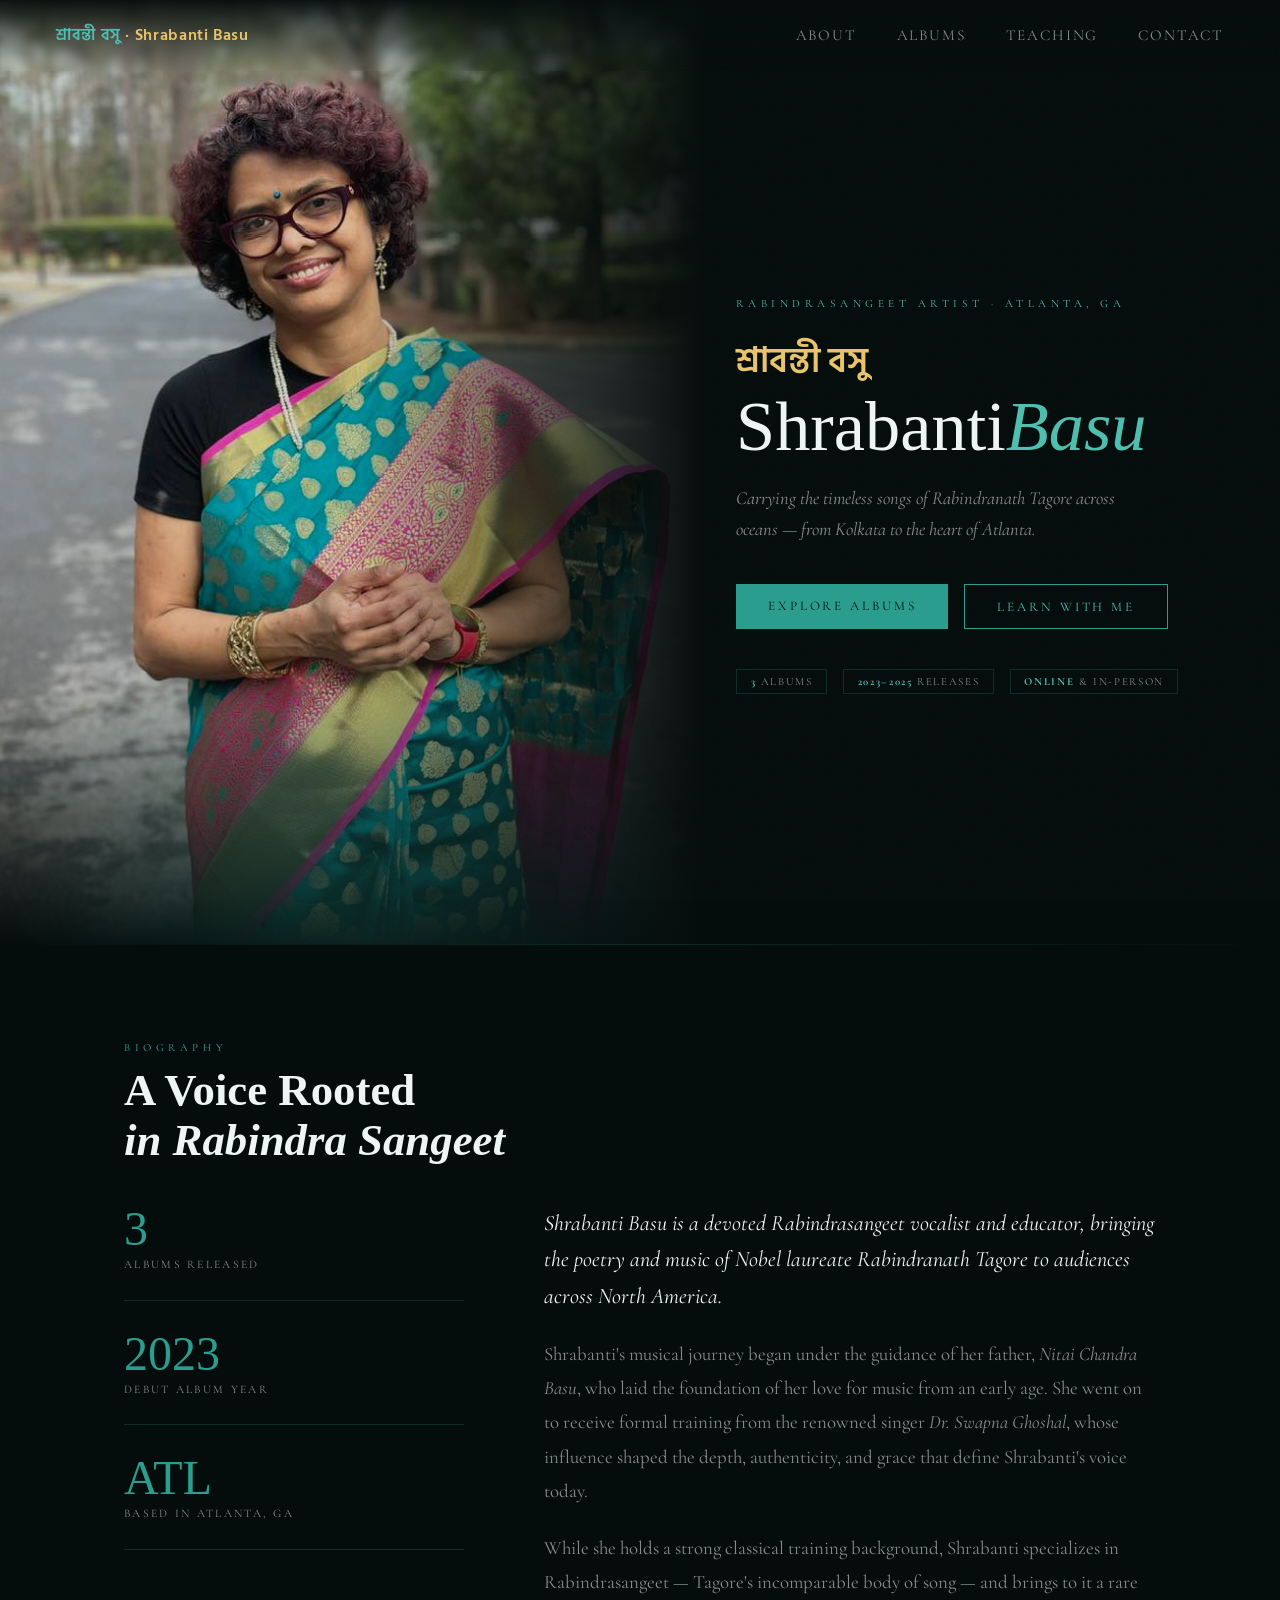
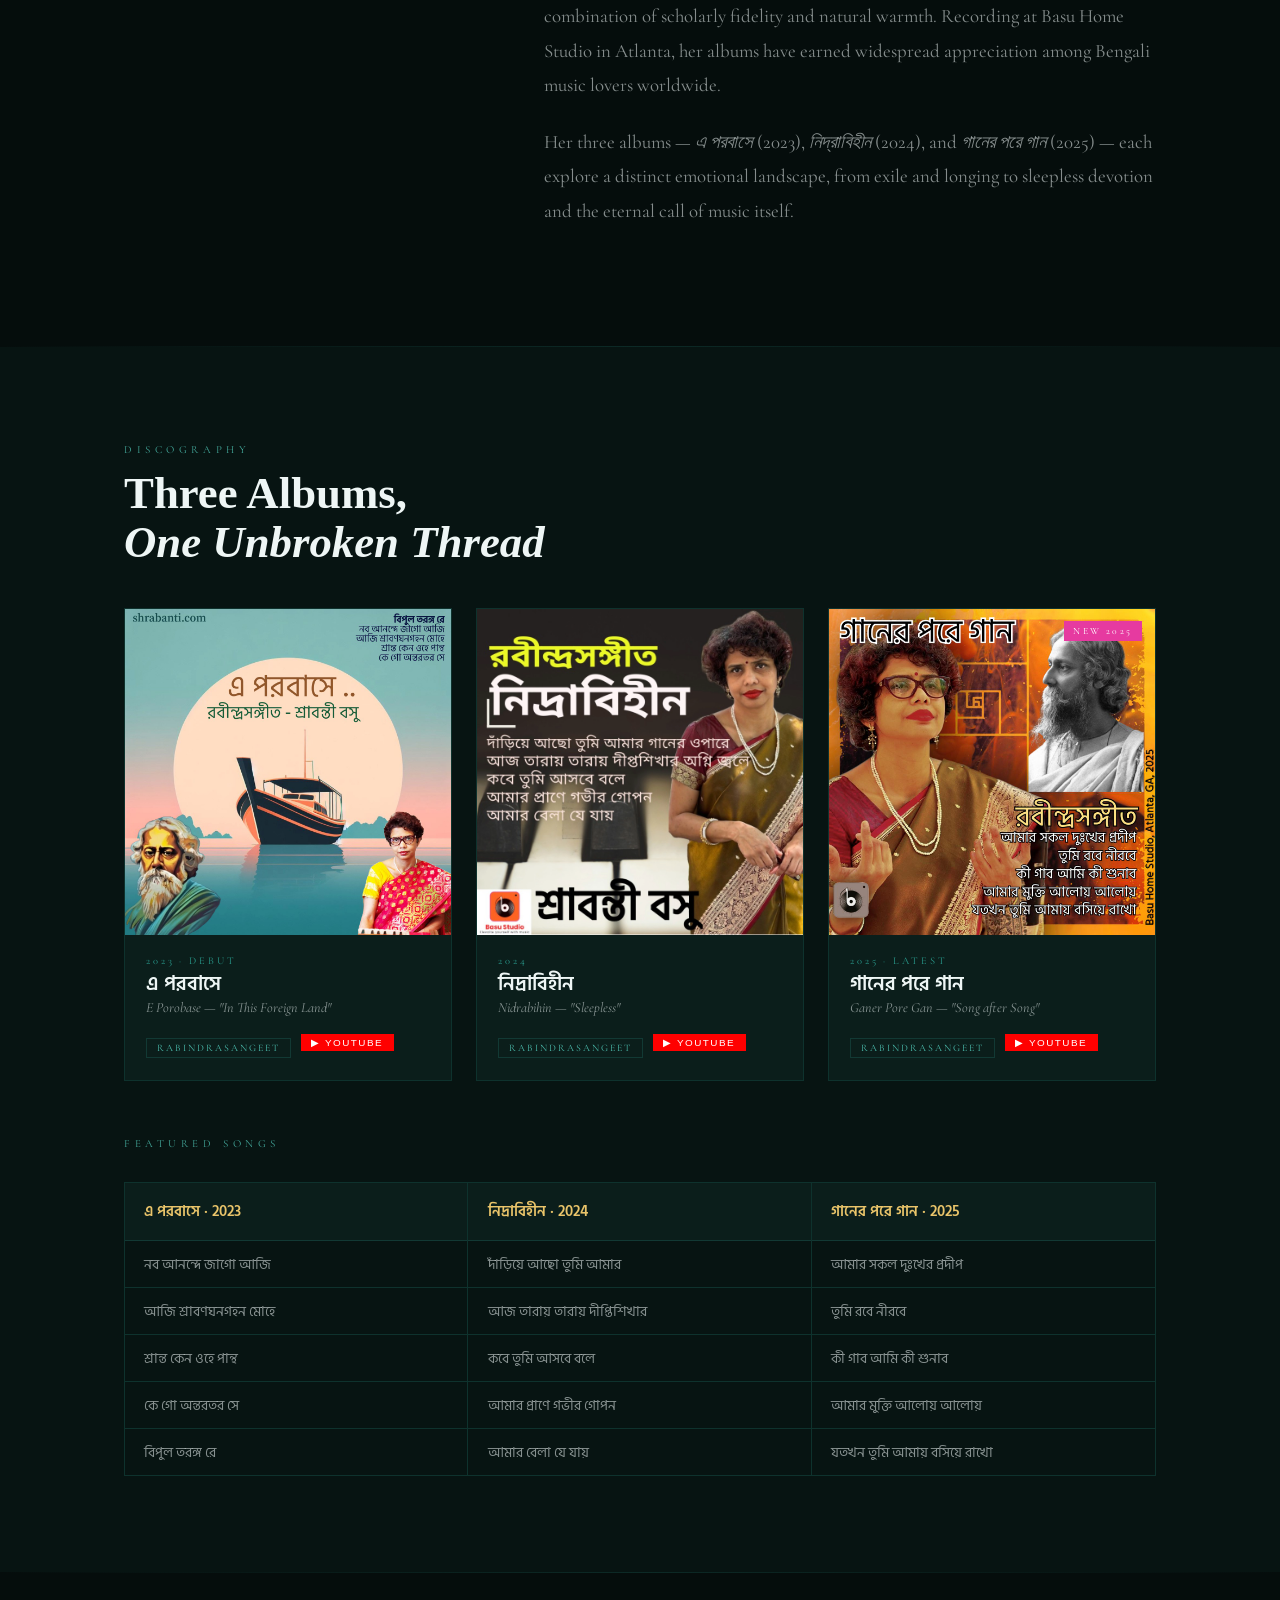
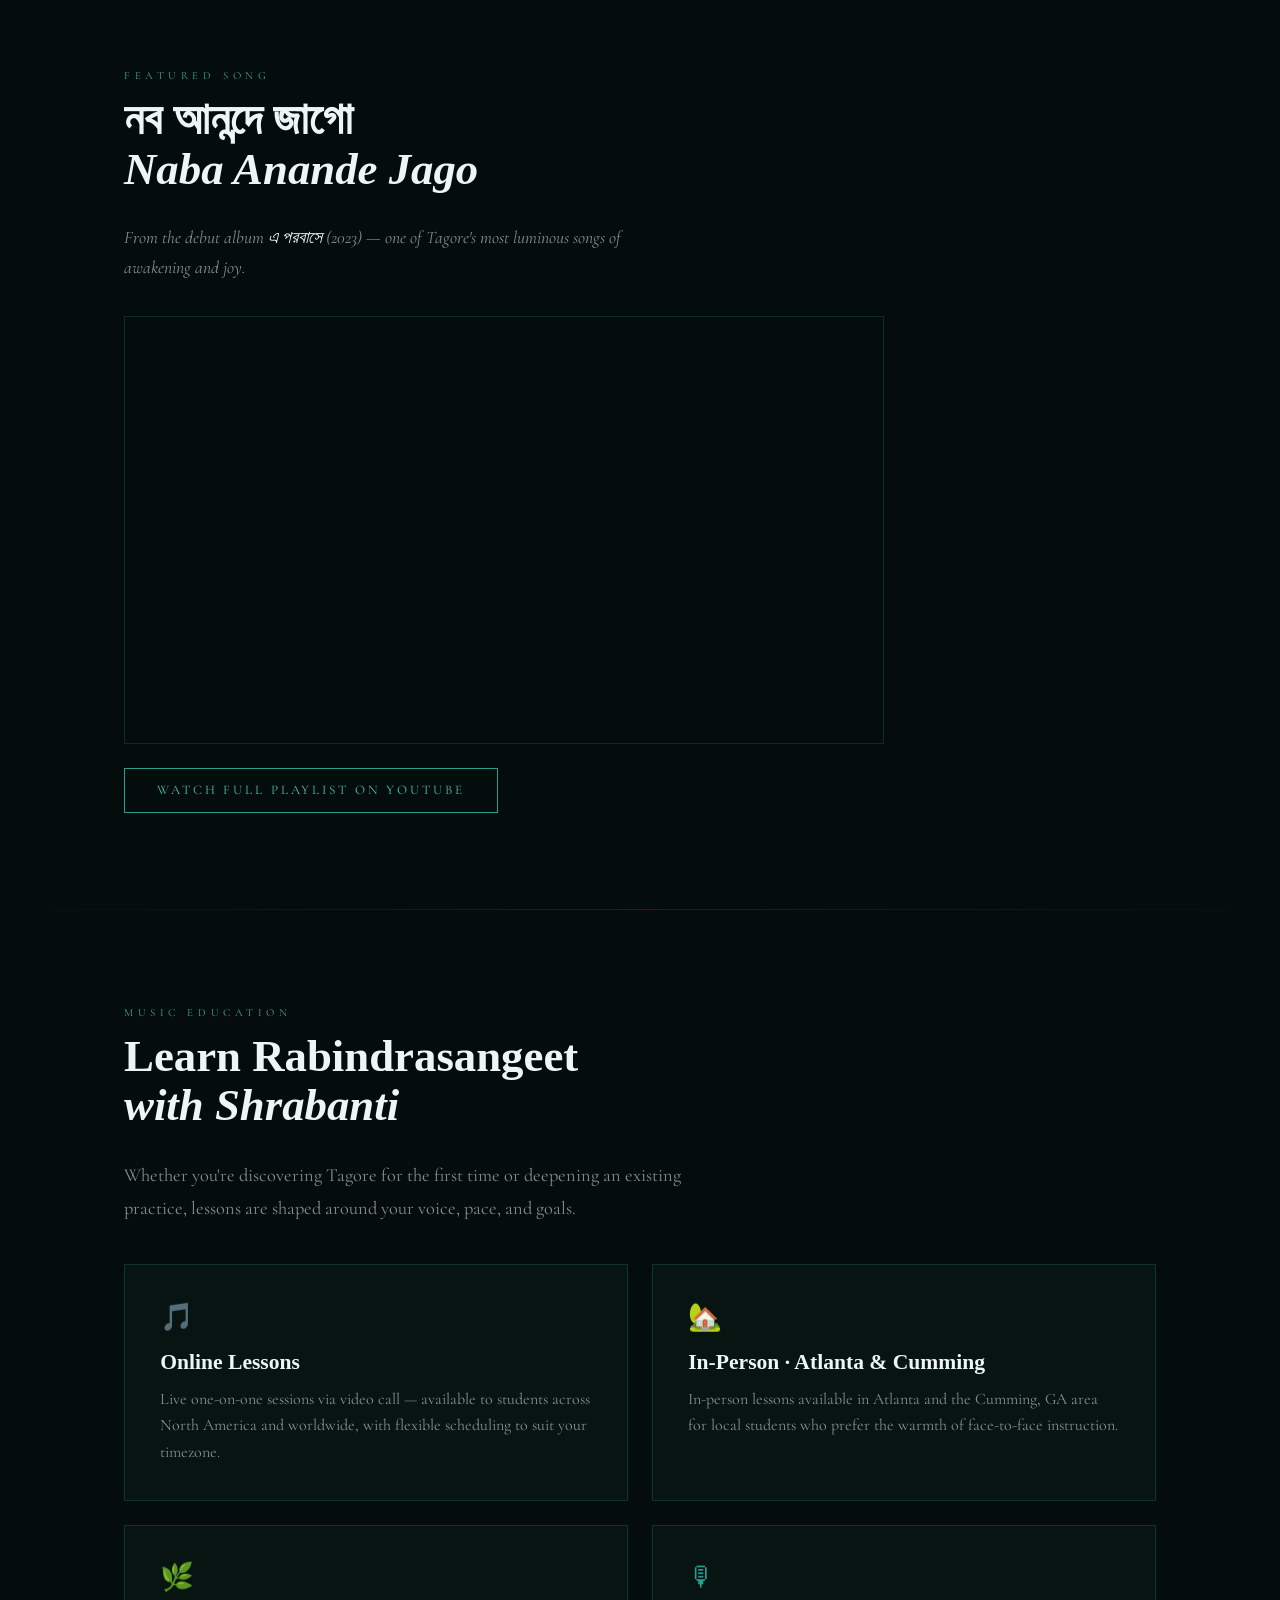
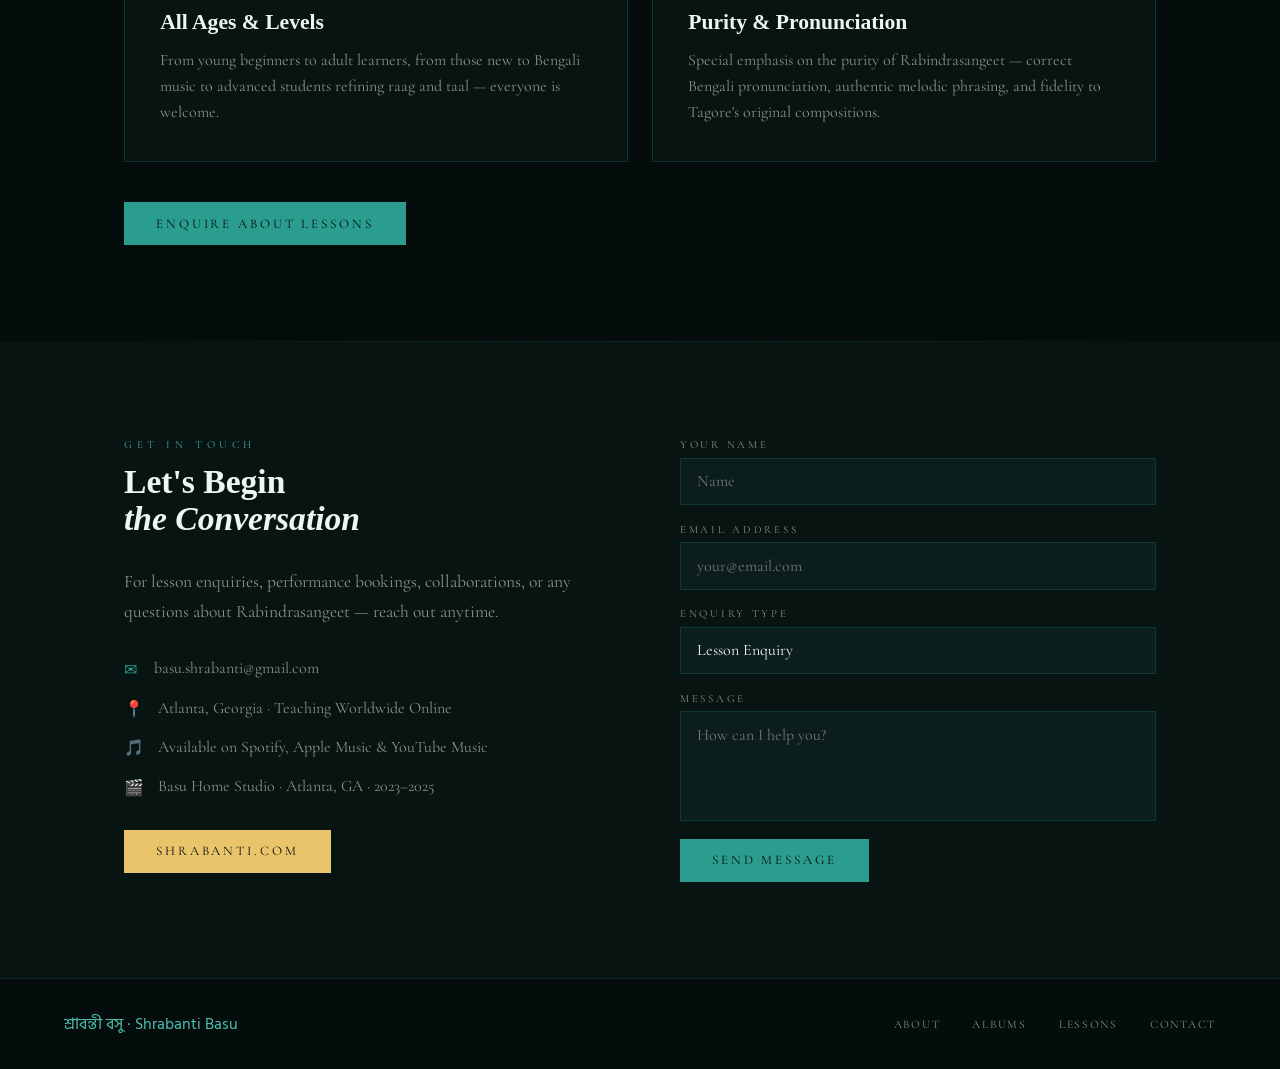
<file: index.html>
<!DOCTYPE html>
<html lang="en">
<head>
  <meta charset="UTF-8" />
  <meta name="viewport" content="width=device-width, initial-scale=1.0" />
  <title>Shrabanti Basu | Rabindrasangeet Artist</title>
  <link rel="preconnect" href="https://fonts.googleapis.com">
  <link href="https://fonts.googleapis.com/css2?family=Cormorant+Garamond:ital,wght@0,300;0,400;0,600;1,300;1,400&family=Hind+Siliguri:wght@300;400;500;600&family=IM+Fell+English:ital@0;1&display=swap" rel="stylesheet">
  <style>
    :root {
      --teal:        #2a9d8f;
      --teal-light:  #4dbfb0;
      --teal-dim:    rgba(42,157,143,0.12);
      --gold:        #e9c46a;
      --magenta:     #e63aa0;
      --bg:          #050d0c;
      --bg2:         #071412;
      --bg3:         #0b1e1b;
      --text:        #eef6f5;
      --text-dim:    rgba(238,246,245,0.55);
      --border:      rgba(42,157,143,0.22);
    }
    *, *::before, *::after { box-sizing: border-box; margin: 0; padding: 0; }
    html { scroll-behavior: smooth; }
    body { background: var(--bg); color: var(--text); font-family: 'Cormorant Garamond', serif; overflow-x: hidden; }
    body::before {
      content: ''; position: fixed; inset: 0;
      background-image: url("data:image/svg+xml,%3Csvg viewBox='0 0 200 200' xmlns='http://www.w3.org/2000/svg'%3E%3Cfilter id='n'%3E%3CfeTurbulence type='fractalNoise' baseFrequency='0.85' numOctaves='4' stitchTiles='stitch'/%3E%3C/filter%3E%3Crect width='100%25' height='100%25' filter='url(%23n)' opacity='0.035'/%3E%3C/svg%3E");
      background-size: 180px; pointer-events: none; z-index: 999; opacity: 0.55;
    }

    /* NAV */
    nav { position: fixed; top: 0; left: 0; right: 0; z-index: 100; display: flex; align-items: center; justify-content: space-between; padding: 1.4rem 3.5rem; background: linear-gradient(to bottom, rgba(5,13,12,0.97) 0%, transparent 100%); backdrop-filter: blur(4px); }
    .nav-logo { font-family: 'Hind Siliguri', sans-serif; font-size: 1rem; font-weight: 600; color: var(--teal-light); text-decoration: none; letter-spacing: 0.04em; }
    .nav-logo span { color: var(--gold); }
    .nav-links { display: flex; gap: 2.5rem; list-style: none; }
    .nav-links a { text-decoration: none; color: var(--text-dim); font-family: 'Cormorant Garamond', serif; font-size: 0.95rem; letter-spacing: 0.12em; text-transform: uppercase; transition: color 0.3s; }
    .nav-links a:hover { color: var(--teal-light); }

    /* HERO */
    .hero { min-height: 100vh; display: grid; grid-template-columns: 1.1fr 0.9fr; position: relative; overflow: hidden; }
    .hero-portrait { position: relative; overflow: hidden; background: var(--bg2); }
    .hero-portrait img { width: 100%; height: 100%; object-fit: cover; object-position: center top; opacity: 0.85; transition: transform 8s ease; }
    .hero-portrait:hover img { transform: scale(1.04); }
    .hero-portrait::after { content: ''; position: absolute; inset: 0; background: linear-gradient(to right, transparent 50%, var(--bg) 100%), linear-gradient(to top, var(--bg) 0%, transparent 28%); }
    .hero-portrait::before { content: ''; position: absolute; bottom: 0; left: 0; right: 0; height: 40%; z-index: 1; background: radial-gradient(ellipse at 50% 100%, rgba(42,157,143,0.16) 0%, transparent 70%); }
    .hero-content { display: flex; flex-direction: column; justify-content: center; padding: 8rem 4rem 5rem 2rem; position: relative; z-index: 2; }

    @keyframes fadeUp { from { opacity: 0; transform: translateY(22px); } to { opacity: 1; transform: translateY(0); } }

    .hero-eyebrow { font-size: 0.7rem; letter-spacing: 0.4em; text-transform: uppercase; color: var(--teal-light); margin-bottom: 1.4rem; animation: fadeUp 0.7s ease both; }
    .hero-name-bengali { font-family: 'Hind Siliguri', sans-serif; font-size: clamp(1.5rem, 2.8vw, 2.2rem); font-weight: 600; color: var(--gold); margin-bottom: 0.3rem; animation: fadeUp 0.7s 0.1s ease both; }
    .hero-name { font-family: 'IM Fell English', serif; font-size: clamp(3rem, 5.5vw, 5rem); line-height: 0.92; font-weight: 400; animation: fadeUp 0.7s 0.2s ease both; }
    .hero-name em { font-style: italic; color: var(--teal-light); }
    .hero-tagline { font-size: 1.15rem; color: var(--text-dim); font-style: italic; margin: 1.5rem 0 2.5rem; line-height: 1.65; max-width: 380px; animation: fadeUp 0.7s 0.3s ease both; }
    .hero-cta { display: flex; gap: 1rem; flex-wrap: wrap; animation: fadeUp 0.7s 0.4s ease both; }
    .hero-badges { display: flex; gap: 1rem; margin-top: 2.5rem; flex-wrap: wrap; animation: fadeUp 0.7s 0.5s ease both; }
    .badge { padding: 0.32rem 0.85rem; border: 1px solid var(--border); font-size: 0.68rem; letter-spacing: 0.15em; text-transform: uppercase; color: var(--text-dim); }
    .badge strong { color: var(--teal-light); }

    .btn { display: inline-block; padding: 0.85rem 2rem; font-family: 'Cormorant Garamond', serif; font-size: 0.82rem; letter-spacing: 0.22em; text-transform: uppercase; text-decoration: none; cursor: pointer; border: none; transition: all 0.3s; }
    .btn-primary { background: var(--teal); color: var(--bg); }
    .btn-primary:hover { background: var(--teal-light); transform: translateY(-2px); box-shadow: 0 8px 30px rgba(42,157,143,0.28); }
    .btn-outline { background: transparent; color: var(--teal-light); border: 1px solid var(--teal); }
    .btn-outline:hover { background: var(--teal-dim); transform: translateY(-2px); }
    .btn-gold { background: var(--gold); color: var(--bg); }
    .btn-gold:hover { background: #f0d080; transform: translateY(-2px); }

    /* DIVIDER */
    .divider { width: 100%; height: 1px; background: linear-gradient(to right, transparent, var(--teal), transparent); opacity: 0.2; }

    /* SECTION */
    .section { padding: 6rem 4rem; max-width: 1160px; margin: 0 auto; }
    .section-label { font-size: 0.68rem; letter-spacing: 0.42em; text-transform: uppercase; color: var(--teal-light); opacity: 0.85; margin-bottom: 0.8rem; }
    .section-title { font-family: 'IM Fell English', serif; font-size: clamp(2rem, 3.5vw, 3rem); line-height: 1.1; margin-bottom: 1.8rem; }

    /* ABOUT */
    .about-layout { display: grid; grid-template-columns: 1fr 1.8fr; gap: 5rem; align-items: start; margin-top: 2.5rem; }
    .about-stats { display: flex; flex-direction: column; }
    .stat { padding: 1.8rem 0; border-bottom: 1px solid var(--border); }
    .stat:first-child { padding-top: 0; }
    .stat-num { font-family: 'IM Fell English', serif; font-size: 3rem; color: var(--teal); line-height: 1; margin-bottom: 0.25rem; }
    .stat-lbl { font-size: 0.72rem; letter-spacing: 0.2em; text-transform: uppercase; color: var(--text-dim); }
    .about-body p { font-size: 1.18rem; line-height: 1.82; color: var(--text-dim); margin-bottom: 1.4rem; }
    .about-body p.lead { font-size: 1.38rem; color: var(--text); font-style: italic; line-height: 1.65; }

    /* ALBUMS */
    .albums-bg { background: var(--bg2); }
    .albums-grid { display: grid; grid-template-columns: repeat(3, 1fr); gap: 1.5rem; margin-top: 2.5rem; }
    .album-card { position: relative; overflow: hidden; cursor: pointer; border: 1px solid var(--border); transition: border-color 0.4s, transform 0.4s; }
    .album-card:hover { border-color: var(--teal); transform: translateY(-6px); box-shadow: 0 16px 40px rgba(42,157,143,0.18); }
    .album-thumb { aspect-ratio: 1; display: block; width: 100%; object-fit: cover; transition: transform 0.5s ease; }
    .album-card:hover .album-thumb { transform: scale(1.05); }
    .album-meta { padding: 1.2rem 1.3rem 1.4rem; background: var(--bg3); }
    .album-year { font-size: 0.65rem; letter-spacing: 0.28em; text-transform: uppercase; color: var(--teal); margin-bottom: 0.3rem; }
    .album-title-bengali { font-family: 'Hind Siliguri', sans-serif; font-size: 1.25rem; font-weight: 600; color: var(--text); line-height: 1.2; margin-bottom: 0.2rem; }
    .album-title-eng { font-size: 0.88rem; color: var(--text-dim); font-style: italic; }
    .album-tag { display: inline-block; margin-top: 0.7rem; padding: 0.18rem 0.65rem; border: 1px solid var(--border); color: var(--teal-light); font-size: 0.62rem; letter-spacing: 0.2em; text-transform: uppercase; }
    .badge-new { position: absolute; top: 0.8rem; right: 0.8rem; background: var(--magenta); color: #fff; font-size: 0.6rem; letter-spacing: 0.25em; text-transform: uppercase; padding: 0.25rem 0.6rem; }

    /* TRACKS */
    .tracks-grid { display: grid; grid-template-columns: repeat(3, 1fr); margin-top: 2rem; border: 1px solid var(--border); }
    .track-col { border-right: 1px solid var(--border); }
    .track-col:last-child { border-right: none; }
    .track-header { padding: 1rem 1.2rem; background: var(--bg3); border-bottom: 1px solid var(--border); font-family: 'Hind Siliguri', sans-serif; font-size: 0.95rem; font-weight: 600; color: var(--gold); }
    .track-list { list-style: none; }
    .track-list li { padding: 0.72rem 1.2rem; border-bottom: 1px solid var(--border); font-family: 'Hind Siliguri', sans-serif; font-size: 0.88rem; color: var(--text-dim); transition: color 0.2s, background 0.2s; }
    .track-list li:last-child { border-bottom: none; }
    .track-list li:hover { color: var(--text); background: var(--teal-dim); }

    /* TEACHING */
    .teaching-grid { display: grid; grid-template-columns: repeat(2, 1fr); gap: 1.5rem; margin-top: 2.5rem; }
    .teaching-card { padding: 2.2rem; border: 1px solid var(--border); background: var(--bg2); transition: border-color 0.3s, transform 0.3s; }
    .teaching-card:hover { border-color: var(--teal); transform: translateY(-4px); }
    .teaching-icon { font-size: 1.7rem; margin-bottom: 1rem; color: var(--teal); }
    .teaching-card h3 { font-family: 'IM Fell English', serif; font-size: 1.35rem; margin-bottom: 0.7rem; }
    .teaching-card p { color: var(--text-dim); font-size: 1rem; line-height: 1.65; }

    /* CONTACT */
    .contact-layout { display: grid; grid-template-columns: 1fr 1fr; gap: 5rem; align-items: start; }
    .contact-info p { color: var(--text-dim); font-size: 1.1rem; line-height: 1.7; margin-bottom: 2rem; }
    .contact-detail { display: flex; align-items: flex-start; gap: 0.9rem; margin-bottom: 1.1rem; color: var(--text-dim); font-size: 1rem; }
    .ci-icon { color: var(--teal); min-width: 16px; margin-top: 0.1rem; }
    .contact-form { display: flex; flex-direction: column; gap: 1.1rem; }
    .form-field { display: flex; flex-direction: column; gap: 0.4rem; }
    .form-field label { font-size: 0.68rem; letter-spacing: 0.25em; text-transform: uppercase; color: var(--text-dim); }
    .form-field input, .form-field textarea, .form-field select { background: var(--bg3); border: 1px solid var(--border); color: var(--text); padding: 0.8rem 1rem; font-family: 'Cormorant Garamond', serif; font-size: 1rem; outline: none; transition: border-color 0.3s; resize: none; -webkit-appearance: none; }
    .form-field input:focus, .form-field textarea:focus, .form-field select:focus { border-color: var(--teal); }
    .form-field textarea { min-height: 110px; }
    .form-field select option { background: var(--bg3); }

    /* FOOTER */
    footer { border-top: 1px solid var(--border); padding: 2rem 4rem; display: flex; align-items: center; justify-content: space-between; color: var(--text-dim); font-size: 0.82rem; flex-wrap: wrap; gap: 1rem; }
    .footer-logo { font-family: 'Hind Siliguri', sans-serif; font-size: 1rem; color: var(--teal-light); text-decoration: none; }
    .footer-links { display: flex; gap: 2rem; }
    .footer-links a { color: var(--text-dim); text-decoration: none; font-size: 0.72rem; letter-spacing: 0.15em; text-transform: uppercase; transition: color 0.3s; }
    .footer-links a:hover { color: var(--teal-light); }

    /* RESPONSIVE */
    @media (max-width: 900px) {
      nav { padding: 1rem 1.5rem; }
      .nav-links { display: none; }
      .hero { grid-template-columns: 1fr; }
      .hero-portrait { height: 55vw; min-height: 260px; }
      .hero-content { padding: 3rem 1.5rem; }
      .section { padding: 4rem 1.5rem; }
      .about-layout, .contact-layout { grid-template-columns: 1fr; gap: 2.5rem; }
      .albums-grid, .tracks-grid, .teaching-grid { grid-template-columns: 1fr; }
      .track-col { border-right: none; border-bottom: 1px solid var(--border); }
      footer { flex-direction: column; text-align: center; padding: 1.5rem; }
    }
  </style>
</head>
<body>

  <nav>
    <a href="#" class="nav-logo">শ্রাবন্তী বসু <span>· Shrabanti Basu</span></a>
    <ul class="nav-links">
      <li><a href="#about">About</a></li>
      <li><a href="#albums">Albums</a></li>
      <li><a href="#teaching">Teaching</a></li>
      <li><a href="#contact">Contact</a></li>
    </ul>
  </nav>

  <!-- HERO -->
  <div class="hero" style="padding:0;">
    <div class="hero-portrait">
      <img src="shrabanti-basu-profile.jpg" alt="Shrabanti Basu — Rabindrasangeet Artist" onerror="this.style.opacity='0'" />
    </div>
    <div class="hero-content">
      <div class="hero-eyebrow">Rabindrasangeet Artist · Atlanta, GA</div>
      <div class="hero-name-bengali">শ্রাবন্তী বসু</div>
      <h1 class="hero-name">Shrabanti<em>Basu</em></h1>
      <p class="hero-tagline">Carrying the timeless songs of Rabindranath Tagore across oceans — from Kolkata to the heart of Atlanta.</p>
      <div class="hero-cta">
        <a href="#albums" class="btn btn-primary">Explore Albums</a>
        <a href="#teaching" class="btn btn-outline">Learn with Me</a>
      </div>
      <div class="hero-badges">
        <div class="badge"><strong>3</strong> Albums</div>
        <div class="badge"><strong>2023–2025</strong> Releases</div>
        <div class="badge"><strong>Online</strong> &amp; In-Person</div>
      </div>
    </div>
  </div>

  <div class="divider"></div>

  <!-- ABOUT -->
  <section id="about" class="section">
    <div class="section-label">Biography</div>
    <h2 class="section-title">A Voice Rooted<br><em>in Rabindra Sangeet</em></h2>
    <div class="about-layout">
      <div class="about-stats">
        <div class="stat"><div class="stat-num">3</div><div class="stat-lbl">Albums Released</div></div>
        <div class="stat"><div class="stat-num">2023</div><div class="stat-lbl">Debut Album Year</div></div>
        <div class="stat"><div class="stat-num">ATL</div><div class="stat-lbl">Based in Atlanta, GA</div></div>
      </div>
      <div class="about-body">
        <p class="lead">Shrabanti Basu is a devoted Rabindrasangeet vocalist and educator, bringing the poetry and music of Nobel laureate Rabindranath Tagore to audiences across North America.</p>
        <p>Shrabanti's musical journey began under the guidance of her father, <em>Nitai Chandra Basu</em>, who laid the foundation of her love for music from an early age. She went on to receive formal training from the renowned singer <em>Dr. Swapna Ghoshal</em>, whose influence shaped the depth, authenticity, and grace that define Shrabanti's voice today.</p>
        <p>While she holds a strong classical training background, Shrabanti specializes in Rabindrasangeet — Tagore's incomparable body of song — and brings to it a rare combination of scholarly fidelity and natural warmth. Recording at Basu Home Studio in Atlanta, her albums have earned widespread appreciation among Bengali music lovers worldwide.</p>
        <p>Her three albums — <em>এ পরবাসে</em> (2023), <em>নিদ্রাবিহীন</em> (2024), and <em>গানের পরে গান</em> (2025) — each explore a distinct emotional landscape, from exile and longing to sleepless devotion and the eternal call of music itself.</p>
      </div>
    </div>
  </section>

  <div class="divider"></div>

  <!-- ALBUMS -->
  <div id="albums" class="albums-bg">
    <div class="section">
      <div class="section-label">Discography</div>
      <h2 class="section-title">Three Albums,<br><em>One Unbroken Thread</em></h2>
      <div class="albums-grid">
        <div class="album-card">
          <img class="album-thumb" src="album-e-porobase-2023.jpg" alt="এ পরবাসে 2023" />
          <div class="album-meta">
            <div class="album-year">2023 · Debut</div>
            <div class="album-title-bengali">এ পরবাসে</div>
            <div class="album-title-eng">E Porobase — "In This Foreign Land"</div>
            <div style="display:flex;align-items:center;gap:0.6rem;flex-wrap:wrap;margin-top:0.7rem;">
              <div class="album-tag">Rabindrasangeet</div>
              <a href="https://www.youtube.com/watch?v=bt4K8eRW_0Q&list=PLFPlrpvyCjF7AzTxFn9Rse3AI4vfEcRGK" target="_blank" rel="noopener" style="display:inline-flex;align-items:center;gap:0.3rem;padding:0.18rem 0.65rem;background:#ff0000;color:#fff;font-size:0.62rem;letter-spacing:0.15em;text-transform:uppercase;text-decoration:none;font-family:sans-serif;">&#9654; YouTube</a>
            </div>
          </div>
        </div>
        <div class="album-card">
          <img class="album-thumb" src="album-nidrabihin-2024.png" alt="নিদ্রাবিহীন 2024" />
          <div class="album-meta">
            <div class="album-year">2024</div>
            <div class="album-title-bengali">নিদ্রাবিহীন</div>
            <div class="album-title-eng">Nidrabihin — "Sleepless"</div>
            <div style="display:flex;align-items:center;gap:0.6rem;flex-wrap:wrap;margin-top:0.7rem;">
              <div class="album-tag">Rabindrasangeet</div>
              <a href="https://www.youtube.com/watch?v=ENmSPH2bztE&list=PLFPlrpvyCjF5HJXTaHYxiJpKTJNz2XMh3" target="_blank" rel="noopener" style="display:inline-flex;align-items:center;gap:0.3rem;padding:0.18rem 0.65rem;background:#ff0000;color:#fff;font-size:0.62rem;letter-spacing:0.15em;text-transform:uppercase;text-decoration:none;font-family:sans-serif;">&#9654; YouTube</a>
            </div>
          </div>
        </div>
        <div class="album-card">
          <div class="badge-new">New 2025</div>
          <img class="album-thumb" src="album-ganer-pore-gan-2025.jpg" alt="গানের পরে গান 2025" />
          <div class="album-meta">
            <div class="album-year">2025 · Latest</div>
            <div class="album-title-bengali">গানের পরে গান</div>
            <div class="album-title-eng">Ganer Pore Gan — "Song after Song"</div>
            <div style="display:flex;align-items:center;gap:0.6rem;flex-wrap:wrap;margin-top:0.7rem;">
              <div class="album-tag">Rabindrasangeet</div>
              <a href="https://www.youtube.com/watch?v=XolILakp0tU&list=PLFPlrpvyCjF6PVS5Pho25bFX0VVz31d_S" target="_blank" rel="noopener" style="display:inline-flex;align-items:center;gap:0.3rem;padding:0.18rem 0.65rem;background:#ff0000;color:#fff;font-size:0.62rem;letter-spacing:0.15em;text-transform:uppercase;text-decoration:none;font-family:sans-serif;">&#9654; YouTube</a>
            </div>
          </div>
        </div>
      </div>

      <!-- Featured tracks -->
      <div style="margin-top:3.5rem;">
        <div class="section-label">Featured Songs</div>
        <div class="tracks-grid">
          <div class="track-col">
            <div class="track-header">এ পরবাসে · 2023</div>
            <ul class="track-list">
              <li>নব আনন্দে জাগো আজি</li>
              <li>আজি শ্রাবণঘনগহন মোহে</li>
              <li>শ্রান্ত কেন ওহে পান্থ</li>
              <li>কে গো অন্তরতর সে</li>
              <li>বিপুল তরঙ্গ রে</li>
            </ul>
          </div>
          <div class="track-col">
            <div class="track-header">নিদ্রাবিহীন · 2024</div>
            <ul class="track-list">
              <li>দাঁড়িয়ে আছো তুমি আমার</li>
              <li>আজ তারায় তারায় দীপ্তিশিখার</li>
              <li>কবে তুমি আসবে বলে</li>
              <li>আমার প্রাণে গভীর গোপন</li>
              <li>আমার বেলা যে যায়</li>
            </ul>
          </div>
          <div class="track-col">
            <div class="track-header">গানের পরে গান · 2025</div>
            <ul class="track-list">
              <li>আমার সকল দুঃখের প্রদীপ</li>
              <li>তুমি রবে নীরবে</li>
              <li>কী গাব আমি কী শুনাব</li>
              <li>আমার মুক্তি আলোয় আলোয়</li>
              <li>যতখন তুমি আমায় বসিয়ে রাখো</li>
            </ul>
          </div>
        </div>
      </div>
    </div>
  </div>

  <div class="divider"></div>

  <!-- FEATURED SONG -->
  <section id="featured" class="section">
    <div class="section-label">Featured Song</div>
    <h2 class="section-title">নব আনন্দে জাগো<br><em>Naba Anande Jago</em></h2>
    <p style="color:var(--text-dim);font-size:1.1rem;font-style:italic;max-width:560px;line-height:1.75;margin-bottom:2rem;">
      From the debut album <span style="color:var(--text);">এ পরবাসে</span> (2023) — one of Tagore's most luminous songs of awakening and joy.
    </p>
    <div style="position:relative;width:100%;max-width:760px;aspect-ratio:16/9;border:1px solid var(--border);overflow:hidden;">
      <iframe
        src="https://www.youtube.com/embed/YVbdqw0-vGM?list=PLFPlrpvyCjF7AzTxFn9Rse3AI4vfEcRGK"
        title="নব আনন্দে জাগো — Shrabanti Basu"
        frameborder="0"
        allow="accelerometer; autoplay; clipboard-write; encrypted-media; gyroscope; picture-in-picture"
        allowfullscreen
        style="position:absolute;inset:0;width:100%;height:100%;">
      </iframe>
    </div>
    <div style="margin-top:1.5rem;">
      <a href="https://www.youtube.com/watch?v=YVbdqw0-vGM&list=PLFPlrpvyCjF7AzTxFn9Rse3AI4vfEcRGK&index=2" target="_blank" rel="noopener" class="btn btn-outline">Watch Full Playlist on YouTube</a>
    </div>
  </section>

  <div class="divider"></div>

  <!-- TEACHING -->
  <section id="teaching" class="section">
    <div class="section-label">Music Education</div>
    <h2 class="section-title">Learn Rabindrasangeet<br><em>with Shrabanti</em></h2>
    <p style="color:var(--text-dim); font-size:1.15rem; max-width:580px; line-height:1.78; margin-bottom:0.5rem;">Whether you're discovering Tagore for the first time or deepening an existing practice, lessons are shaped around your voice, pace, and goals.</p>
    <div class="teaching-grid">
      <div class="teaching-card"><div class="teaching-icon">🎵</div><h3>Online Lessons</h3><p>Live one-on-one sessions via video call — available to students across North America and worldwide, with flexible scheduling to suit your timezone.</p></div>
      <div class="teaching-card"><div class="teaching-icon">🏡</div><h3>In-Person · Atlanta &amp; Cumming</h3><p>In-person lessons available in Atlanta and the Cumming, GA area for local students who prefer the warmth of face-to-face instruction.</p></div>
      <div class="teaching-card"><div class="teaching-icon">🌿</div><h3>All Ages &amp; Levels</h3><p>From young beginners to adult learners, from those new to Bengali music to advanced students refining raag and taal — everyone is welcome.</p></div>
      <div class="teaching-card"><div class="teaching-icon">🎙</div><h3>Purity &amp; Pronunciation</h3><p>Special emphasis on the purity of Rabindrasangeet — correct Bengali pronunciation, authentic melodic phrasing, and fidelity to Tagore's original compositions.</p></div>
    </div>
    <div style="margin-top:2.5rem;"><a href="#contact" class="btn btn-primary">Enquire About Lessons</a></div>
  </section>

  <div class="divider"></div>

  <!-- CONTACT -->
  <div id="contact" style="background:var(--bg2);">
    <div class="section">
      <div class="contact-layout">
        <div class="contact-info">
          <div class="section-label">Get in Touch</div>
          <h2 class="section-title" style="font-size:2.1rem;">Let's Begin<br><em>the Conversation</em></h2>
          <p>For lesson enquiries, performance bookings, collaborations, or any questions about Rabindrasangeet — reach out anytime.</p>
          <div class="contact-detail"><span class="ci-icon">✉</span><span>basu.shrabanti@gmail.com</span></div>
          <div class="contact-detail"><span class="ci-icon">📍</span><span>Atlanta, Georgia · Teaching Worldwide Online</span></div>
          <div class="contact-detail"><span class="ci-icon">🎵</span><span>Available on Spotify, Apple Music &amp; YouTube Music</span></div>
          <div class="contact-detail"><span class="ci-icon">🎬</span><span>Basu Home Studio · Atlanta, GA · 2023–2025</span></div>
          <div style="margin-top:2rem;"><a href="https://shrabanti.com" class="btn btn-gold">shrabanti.com</a></div>
        </div>
        <form class="contact-form" id="contactForm">
          <div class="form-field"><label>Your Name</label><input type="text" id="cName" placeholder="Name" required /></div>
          <div class="form-field"><label>Email Address</label><input type="email" id="cEmail" placeholder="your@email.com" required /></div>
          <div class="form-field">
            <label>Enquiry Type</label>
            <select id="cType"><option>Lesson Enquiry</option><option>Performance / Booking</option><option>Album / Music</option><option>Collaboration</option><option>Other</option></select>
          </div>
          <div class="form-field"><label>Message</label><textarea id="cMessage" placeholder="How can I help you?" required></textarea></div>
          <button type="submit" class="btn btn-primary" style="align-self:flex-start;">Send Message</button>
        </form>
        <script>
          document.getElementById('contactForm').addEventListener('submit', function(e) {
            e.preventDefault();
            var name    = document.getElementById('cName').value;
            var email   = document.getElementById('cEmail').value;
            var type    = document.getElementById('cType').value;
            var message = document.getElementById('cMessage').value;
            var subject = encodeURIComponent(type + ' from ' + name);
            var body    = encodeURIComponent('Name: ' + name + '\nEmail: ' + email + '\nEnquiry: ' + type + '\n\n' + message);
            window.location.href = 'mailto:basu.shrabanti@gmail.com?subject=' + subject + '&body=' + body;
          });
        </script>
      </div>
    </div>
  </div>

  <footer>
    <a href="#" class="footer-logo">শ্রাবন্তী বসু · Shrabanti Basu</a>
    <div class="footer-links">
      <a href="#about">About</a><a href="#albums">Albums</a><a href="#teaching">Lessons</a><a href="#contact">Contact</a>
</file>
